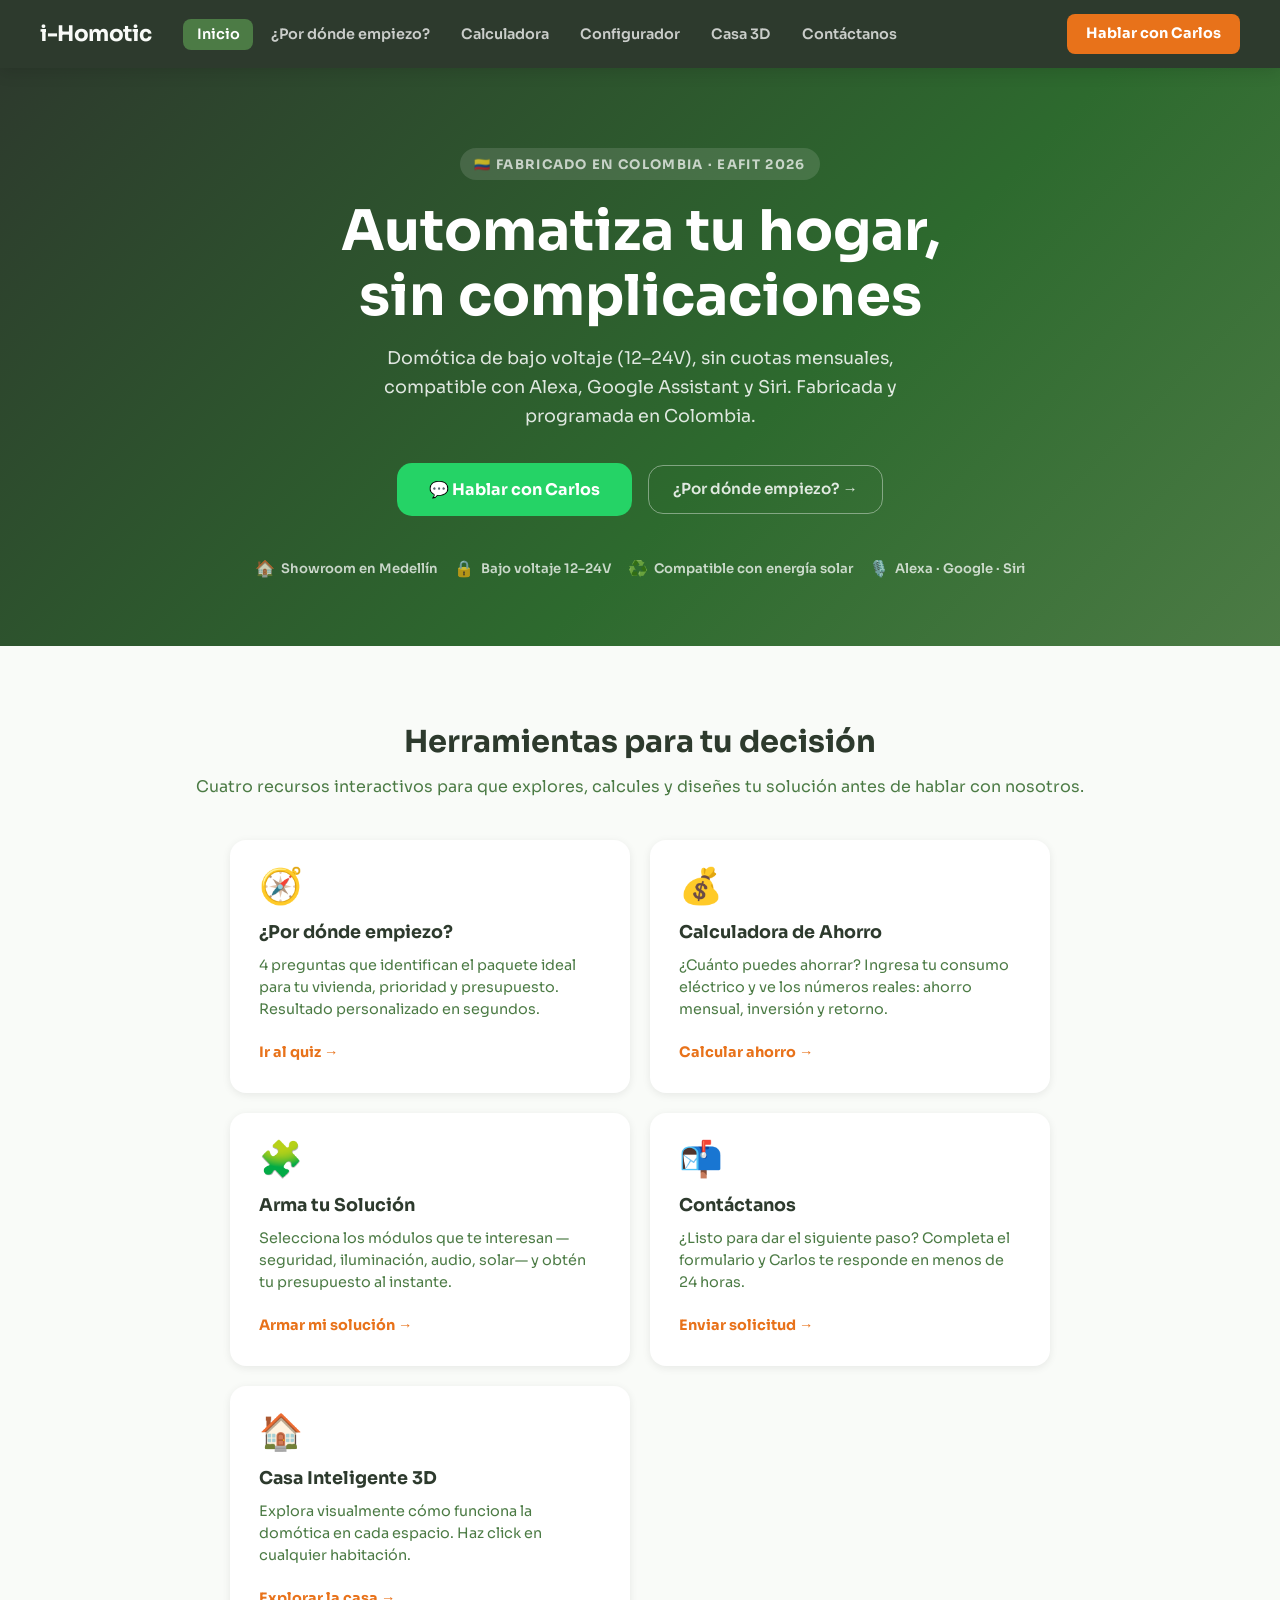
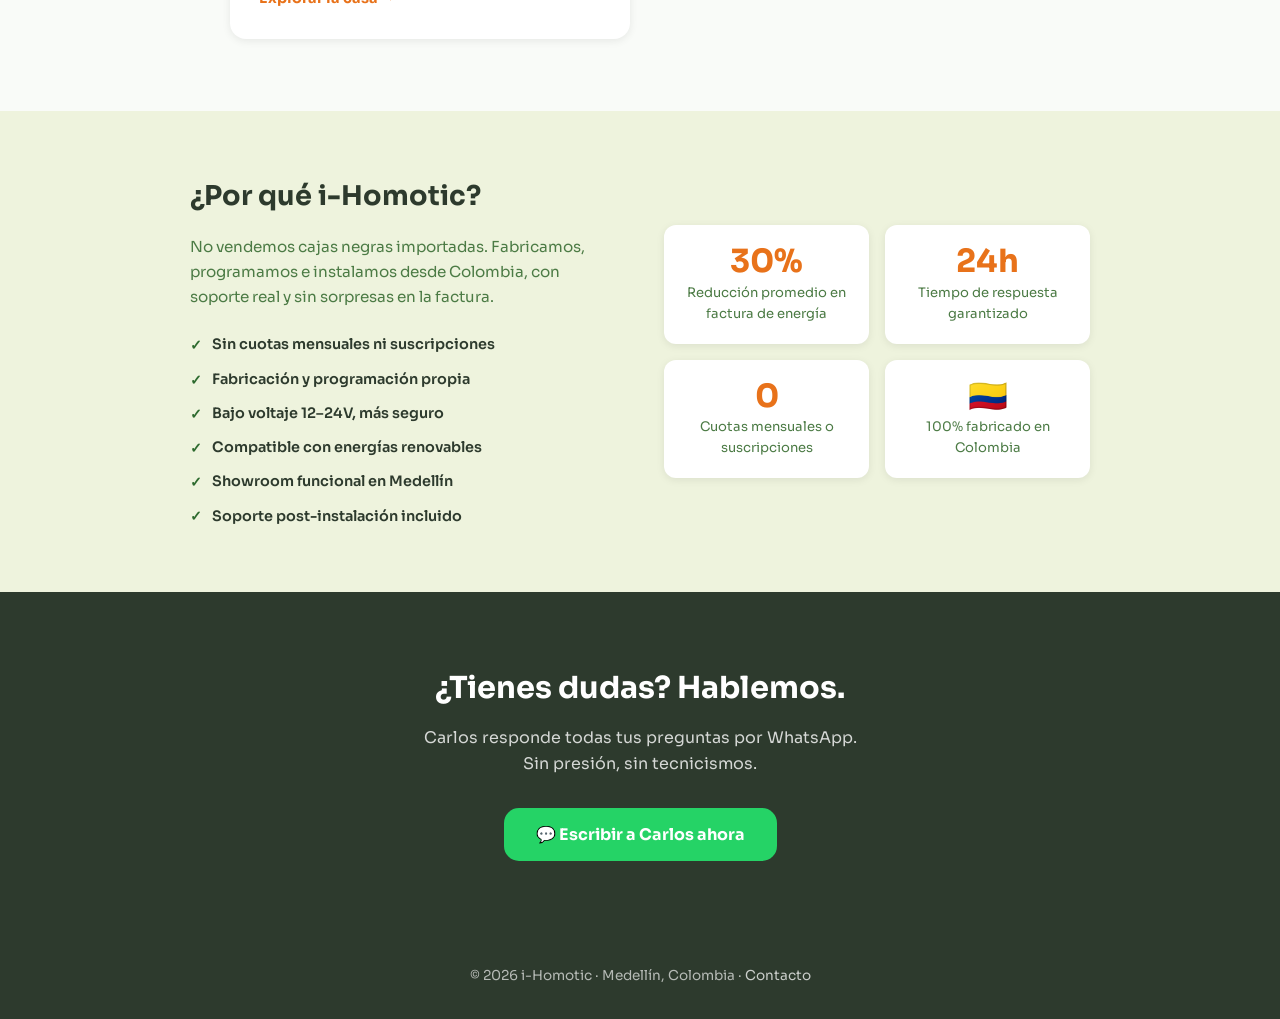
<file: index.html>
<!DOCTYPE html>
<html lang="es">
<head>
  <meta charset="UTF-8" />
  <meta name="viewport" content="width=device-width, initial-scale=1.0" />
  <title>i-Homotic — Domótica colombiana sin cuotas mensuales</title>
  <meta name="description" content="Automatiza tu hogar con tecnología fabricada en Colombia. Compatible con Alexa, Google Assistant y Siri. Sin cuotas mensuales." />
  <link rel="preconnect" href="https://fonts.googleapis.com" />
  <link rel="preconnect" href="https://fonts.gstatic.com" crossorigin />
  <link href="https://fonts.googleapis.com/css2?family=Sora:wght@400;600;700&display=swap" rel="stylesheet" />
  <link rel="stylesheet" href="css/variables.css" />
  <link rel="stylesheet" href="css/global.css" />
  <style>
    /* Estilos específicos del index */
    .hero {
      background: linear-gradient(135deg, var(--colorletraverde) 0%, var(--verde) 60%, var(--verdeclaro) 100%);
      color: var(--blancoprincipal1);
      padding: 5rem 1.5rem 4rem;
      text-align: center;
    }

    .hero-eyebrow {
      display: inline-block;
      font-size: 0.82rem;
      font-weight: 700;
      text-transform: uppercase;
      letter-spacing: 0.1em;
      color: rgba(255,255,255,0.7);
      background-color: rgba(255,255,255,0.12);
      border-radius: var(--radius-full);
      padding: 0.35rem 0.9rem;
      margin-bottom: 1.2rem;
    }

    .hero h1 {
      font-size: clamp(2rem, 5vw, 3.5rem);
      font-weight: 700;
      line-height: 1.15;
      margin-bottom: 1rem;
      max-width: 720px;
      margin-left: auto;
      margin-right: auto;
    }

    .hero p {
      font-size: 1.1rem;
      color: rgba(255,255,255,0.85);
      max-width: 540px;
      margin: 0 auto 2rem;
      line-height: 1.65;
    }

    .hero-ctas {
      display: flex;
      justify-content: center;
      align-items: center;
      gap: 1rem;
      flex-wrap: wrap;
    }

    .hero-badges {
      display: flex;
      justify-content: center;
      flex-wrap: wrap;
      gap: 1rem;
      margin-top: 2.5rem;
    }

    .hero-badge {
      display: flex;
      align-items: center;
      gap: 0.4rem;
      font-size: 0.82rem;
      font-weight: 600;
      color: rgba(255,255,255,0.75);
    }

    .hero-badge span:first-child {
      font-size: 1rem;
    }

    /* Sección de herramientas */
    .herramientas {
      padding: 4.5rem 1.5rem;
      background-color: var(--blancoprincipal2);
    }

    .herramientas-header {
      text-align: center;
      margin-bottom: 2.5rem;
    }

    .herramientas-header h2 {
      font-size: 1.9rem;
      font-weight: 700;
      color: var(--colorletraverde);
      margin-bottom: 0.5rem;
    }

    .herramientas-header p {
      font-size: 1rem;
      color: var(--colorletraverdeclaro);
    }

    .herramientas-grid {
      display: grid;
      grid-template-columns: repeat(2, 1fr);
      gap: 1.25rem;
      max-width: 820px;
      margin: 0 auto;
    }

    .herramienta-card {
      background: var(--blancoprincipal1);
      border-radius: var(--radius-lg);
      padding: 1.75rem;
      box-shadow: var(--shadow-sm);
      border: 1.5px solid transparent;
      transition: border-color 0.2s, box-shadow 0.2s, transform 0.2s;
      display: flex;
      flex-direction: column;
    }

    .herramienta-card:hover {
      border-color: var(--verdeclaro);
      box-shadow: var(--shadow-md);
      transform: translateY(-3px);
    }

    .herramienta-icono {
      font-size: 2.2rem;
      margin-bottom: 0.85rem;
      line-height: 1;
    }

    .herramienta-card h3 {
      font-size: 1.1rem;
      font-weight: 700;
      color: var(--colorletraverde);
      margin-bottom: 0.5rem;
    }

    .herramienta-card p {
      font-size: 0.9rem;
      color: var(--colorletraverdeclaro);
      line-height: 1.55;
      flex: 1;
      margin-bottom: 1.25rem;
    }

    .herramienta-link {
      display: inline-flex;
      align-items: center;
      gap: 0.4rem;
      font-size: 0.9rem;
      font-weight: 700;
      color: var(--naranja);
      text-decoration: none;
      transition: gap 0.2s;
    }

    .herramienta-link:hover {
      gap: 0.65rem;
    }

    /* Sección de confianza */
    .confianza {
      background: var(--colorfondoverde);
      padding: 4rem 1.5rem;
    }

    .confianza-inner {
      max-width: 900px;
      margin: 0 auto;
      display: grid;
      grid-template-columns: 1fr 1fr;
      gap: 3rem;
      align-items: center;
    }

    .confianza h2 {
      font-size: 1.7rem;
      font-weight: 700;
      color: var(--colorletraverde);
      margin-bottom: 1rem;
    }

    .confianza p {
      font-size: 0.95rem;
      color: var(--colorletraverdeclaro);
      line-height: 1.65;
      margin-bottom: 1.5rem;
    }

    .confianza-lista {
      display: flex;
      flex-direction: column;
      gap: 0.65rem;
    }

    .confianza-item {
      display: flex;
      align-items: flex-start;
      gap: 0.6rem;
      font-size: 0.9rem;
      font-weight: 600;
      color: var(--colorletraverde);
    }

    .confianza-item::before {
      content: '✓';
      color: var(--verde);
      font-weight: 700;
      flex-shrink: 0;
      margin-top: 0.05rem;
    }

    .confianza-stats {
      display: grid;
      grid-template-columns: 1fr 1fr;
      gap: 1rem;
    }

    .stat-card {
      background: var(--blancoprincipal1);
      border-radius: var(--radius-md);
      padding: 1.25rem;
      text-align: center;
      box-shadow: var(--shadow-sm);
    }

    .stat-numero {
      font-size: 2rem;
      font-weight: 700;
      color: var(--naranja);
      line-height: 1;
    }

    .stat-desc {
      font-size: 0.82rem;
      color: var(--colorletraverdeclaro);
      margin-top: 0.3rem;
    }

    /* CTA final */
    .cta-final {
      background: var(--colorletraverde);
      padding: 4.5rem 1.5rem;
      text-align: center;
      color: var(--blancoprincipal1);
    }

    .cta-final h2 {
      font-size: 1.9rem;
      font-weight: 700;
      margin-bottom: 0.75rem;
    }

    .cta-final p {
      font-size: 1rem;
      color: rgba(255,255,255,0.8);
      margin-bottom: 2rem;
      max-width: 460px;
      margin-left: auto;
      margin-right: auto;
    }

    @media (max-width: 700px) {
      .herramientas-grid {
        grid-template-columns: 1fr;
      }

      .confianza-inner {
        grid-template-columns: 1fr;
        gap: 2rem;
      }
    }
  </style>
</head>
<body>

  <!-- NAVBAR -->
  <nav id="main-nav">
    <a href="index.html" class="nav-logo">i-Homotic</a>
    <ul class="nav-links">
      <li><a href="index.html" class="nav-link">Inicio</a></li>
      <li><a href="quiz.html" class="nav-link">¿Por dónde empiezo?</a></li>
      <li><a href="calculadora.html" class="nav-link">Calculadora</a></li>
      <li><a href="configurador.html" class="nav-link">Configurador</a></li>
      <li><a href="casa3d.html" class="nav-link">Casa 3D</a></li>
      <li><a href="contacto.html" class="nav-link">Contáctanos</a></li>
    </ul>
    <a href="https://wa.me/573XXXXXXXXXX?text=Hola,%20quiero%20información%20sobre%20domótica" class="nav-cta" target="_blank" rel="noopener">Hablar con Carlos</a>
    <button class="nav-hamburger" aria-label="Abrir menú" aria-expanded="false">&#9776;</button>
  </nav>

  <!-- HERO -->
  <section class="hero">
    <span class="hero-eyebrow">🇨🇴 Fabricado en Colombia · EAFIT 2026</span>
    <h1>Automatiza tu hogar,<br />sin complicaciones</h1>
    <p>Domótica de bajo voltaje (12–24V), sin cuotas mensuales, compatible con Alexa, Google Assistant y Siri. Fabricada y programada en Colombia.</p>
    <div class="hero-ctas">
      <a href="https://wa.me/573XXXXXXXXXX?text=Hola,%20quiero%20información%20sobre%20domótica%20para%20mi%20hogar" class="btn-whatsapp" target="_blank" rel="noopener">
        💬 Hablar con Carlos
      </a>
      <a href="quiz.html" class="btn-outline" style="color: rgba(255,255,255,0.85); border-color: rgba(255,255,255,0.4);">
        ¿Por dónde empiezo? →
      </a>
    </div>
    <div class="hero-badges">
      <span class="hero-badge"><span>🏠</span> Showroom en Medellín</span>
      <span class="hero-badge"><span>🔒</span> Bajo voltaje 12–24V</span>
      <span class="hero-badge"><span>♻️</span> Compatible con energía solar</span>
      <span class="hero-badge"><span>🎙️</span> Alexa · Google · Siri</span>
    </div>
  </section>

  <!-- HERRAMIENTAS -->
  <section class="herramientas">
    <div class="herramientas-header">
      <h2>Herramientas para tu decisión</h2>
      <p>Cuatro recursos interactivos para que explores, calcules y diseñes tu solución antes de hablar con nosotros.</p>
    </div>
    <div class="herramientas-grid">
      <div class="herramienta-card">
        <div class="herramienta-icono">🧭</div>
        <h3>¿Por dónde empiezo?</h3>
        <p>4 preguntas que identifican el paquete ideal para tu vivienda, prioridad y presupuesto. Resultado personalizado en segundos.</p>
        <a href="quiz.html" class="herramienta-link">Ir al quiz →</a>
      </div>
      <div class="herramienta-card">
        <div class="herramienta-icono">💰</div>
        <h3>Calculadora de Ahorro</h3>
        <p>¿Cuánto puedes ahorrar? Ingresa tu consumo eléctrico y ve los números reales: ahorro mensual, inversión y retorno.</p>
        <a href="calculadora.html" class="herramienta-link">Calcular ahorro →</a>
      </div>
      <div class="herramienta-card">
        <div class="herramienta-icono">🧩</div>
        <h3>Arma tu Solución</h3>
        <p>Selecciona los módulos que te interesan —seguridad, iluminación, audio, solar— y obtén tu presupuesto al instante.</p>
        <a href="configurador.html" class="herramienta-link">Armar mi solución →</a>
      </div>
      <div class="herramienta-card">
        <div class="herramienta-icono">📬</div>
        <h3>Contáctanos</h3>
        <p>¿Listo para dar el siguiente paso? Completa el formulario y Carlos te responde en menos de 24 horas.</p>
        <a href="contacto.html" class="herramienta-link">Enviar solicitud →</a>
      </div>
      <div class="herramienta-card">
        <div class="herramienta-icono">🏠</div>
        <h3>Casa Inteligente 3D</h3>
        <p>Explora visualmente cómo funciona la domótica en cada espacio. Haz click en cualquier habitación.</p>
        <a href="casa3d.html" class="herramienta-link">Explorar la casa →</a>
      </div>
    </div>
  </section>

  <!-- CONFIANZA -->
  <section class="confianza">
    <div class="confianza-inner">
      <div>
        <h2>¿Por qué i-Homotic?</h2>
        <p>No vendemos cajas negras importadas. Fabricamos, programamos e instalamos desde Colombia, con soporte real y sin sorpresas en la factura.</p>
        <div class="confianza-lista">
          <span class="confianza-item">Sin cuotas mensuales ni suscripciones</span>
          <span class="confianza-item">Fabricación y programación propia</span>
          <span class="confianza-item">Bajo voltaje 12–24V, más seguro</span>
          <span class="confianza-item">Compatible con energías renovables</span>
          <span class="confianza-item">Showroom funcional en Medellín</span>
          <span class="confianza-item">Soporte post-instalación incluido</span>
        </div>
      </div>
      <div class="confianza-stats">
        <div class="stat-card">
          <div class="stat-numero">30%</div>
          <div class="stat-desc">Reducción promedio en factura de energía</div>
        </div>
        <div class="stat-card">
          <div class="stat-numero">24h</div>
          <div class="stat-desc">Tiempo de respuesta garantizado</div>
        </div>
        <div class="stat-card">
          <div class="stat-numero">0</div>
          <div class="stat-desc">Cuotas mensuales o suscripciones</div>
        </div>
        <div class="stat-card">
          <div class="stat-numero">🇨🇴</div>
          <div class="stat-desc">100% fabricado en Colombia</div>
        </div>
      </div>
    </div>
  </section>

  <!-- CTA FINAL -->
  <section class="cta-final">
    <h2>¿Tienes dudas? Hablemos.</h2>
    <p>Carlos responde todas tus preguntas por WhatsApp. Sin presión, sin tecnicismos.</p>
    <a href="https://wa.me/573XXXXXXXXXX?text=Hola%20Carlos,%20quiero%20saber%20más%20sobre%20domótica%20para%20mi%20hogar" class="btn-whatsapp" target="_blank" rel="noopener">
      💬 Escribir a Carlos ahora
    </a>
  </section>

  <!-- FOOTER -->
  <footer class="site-footer">
    <p>© 2026 i-Homotic · Medellín, Colombia · <a href="contacto.html">Contacto</a></p>
  </footer>

  <script src="js/navbar.js"></script>
</body>
</html>
</file>
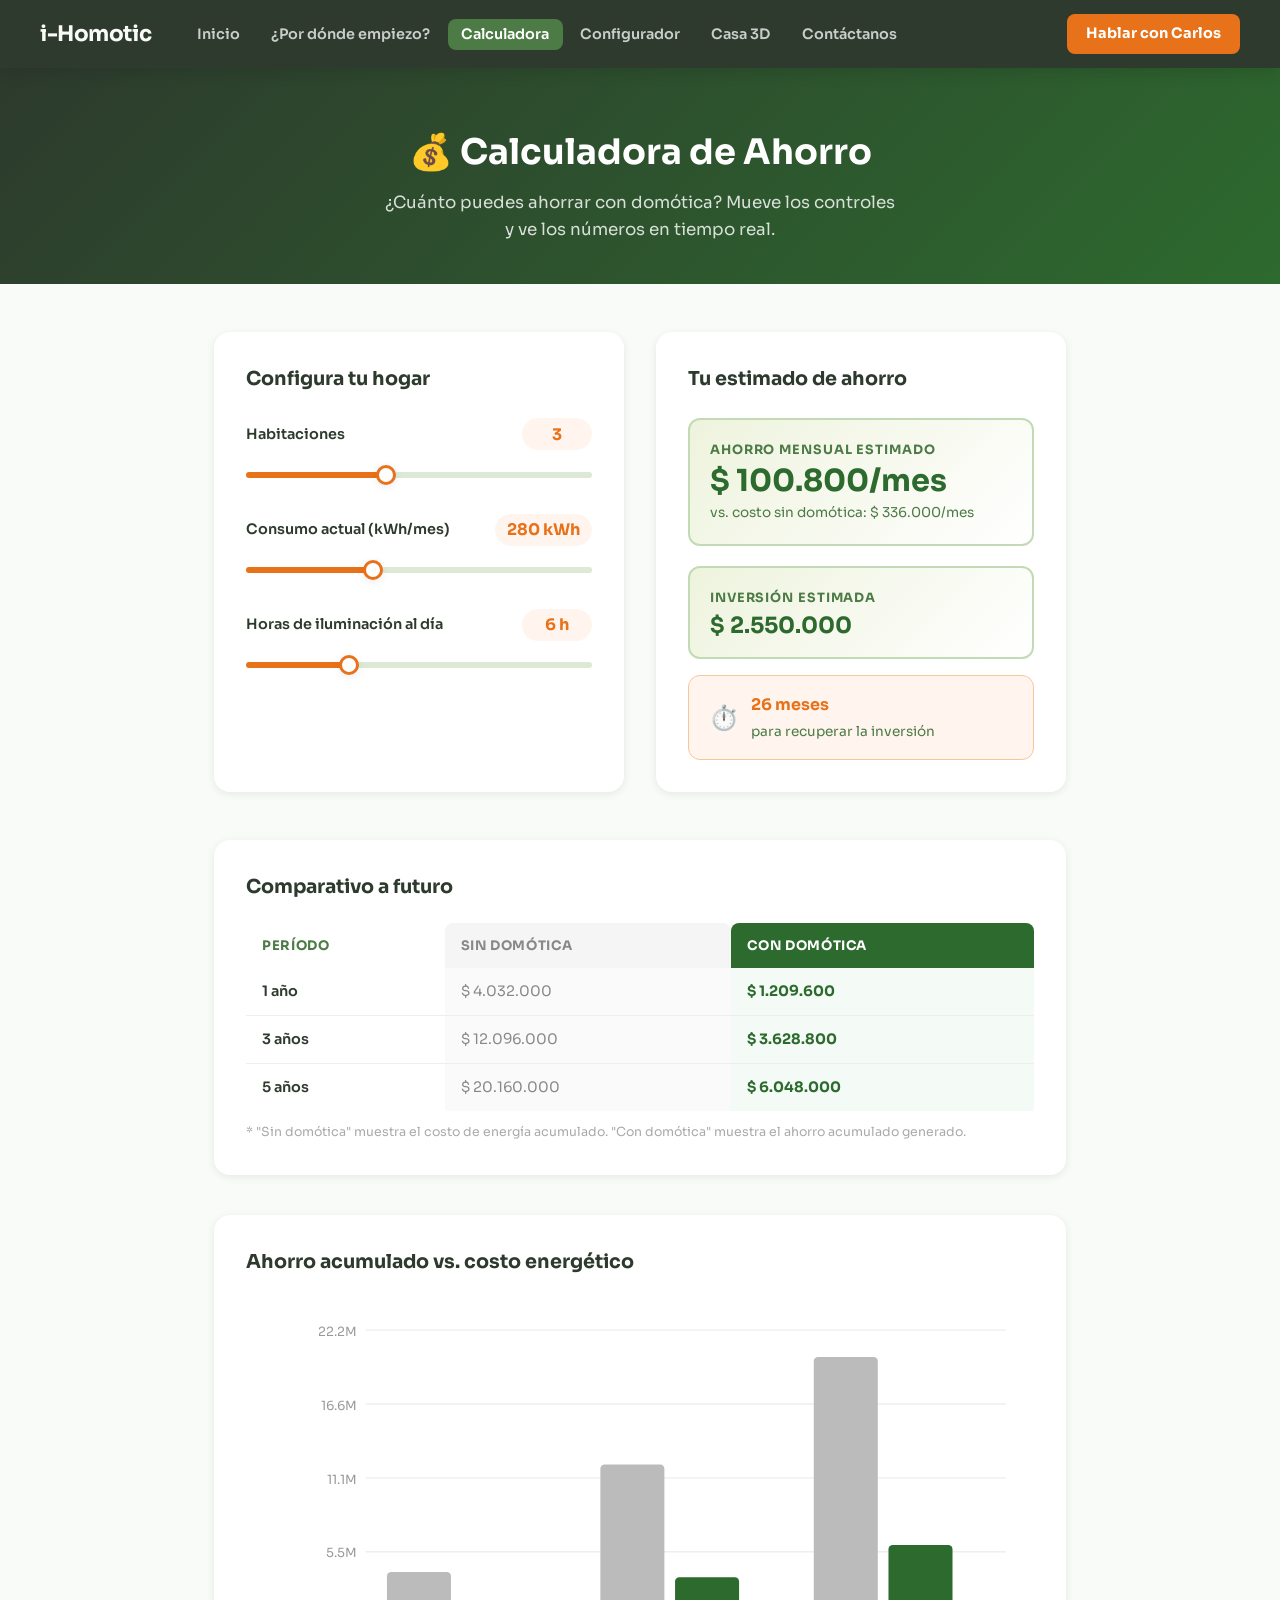
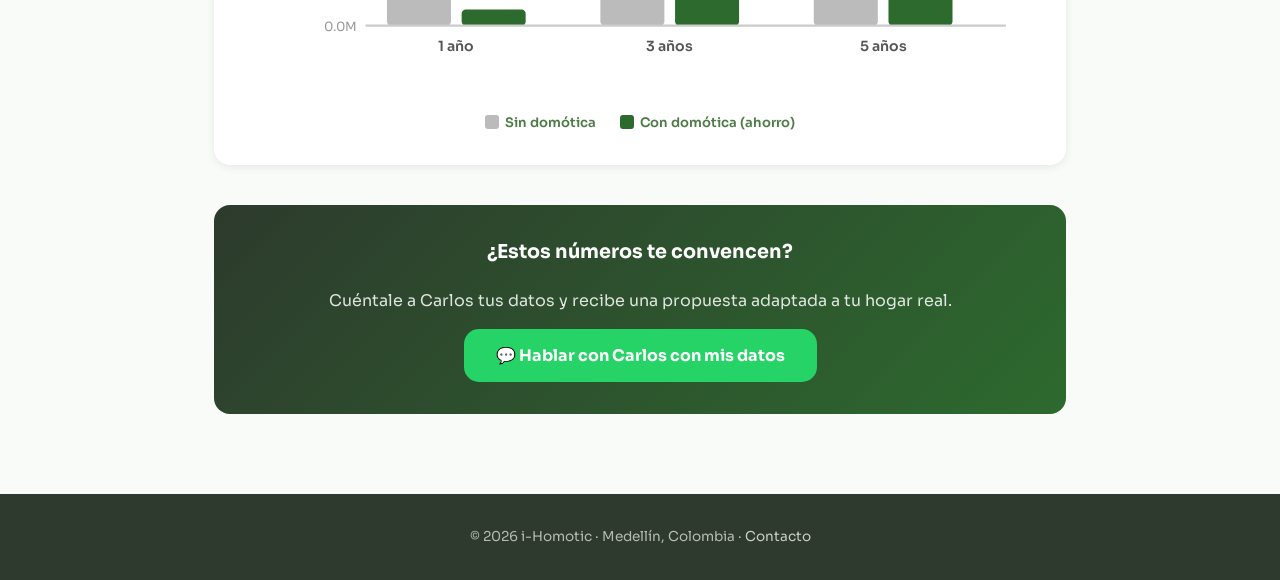
<file: calculadora.html>
<!DOCTYPE html>
<html lang="es">
<head>
  <meta charset="UTF-8" />
  <meta name="viewport" content="width=device-width, initial-scale=1.0" />
  <title>Calculadora de Ahorro — i-Homotic</title>
  <meta name="description" content="Descubre cuánto puedes ahorrar en energía con domótica. Calcula tu inversión y tiempo de retorno con datos reales." />
  <link rel="preconnect" href="https://fonts.googleapis.com" />
  <link rel="preconnect" href="https://fonts.gstatic.com" crossorigin />
  <link href="https://fonts.googleapis.com/css2?family=Sora:wght@400;600;700&display=swap" rel="stylesheet" />
  <link rel="stylesheet" href="css/variables.css" />
  <link rel="stylesheet" href="css/global.css" />
  <link rel="stylesheet" href="css/calculadora.css" />
</head>
<body>

  <!-- NAVBAR -->
  <nav id="main-nav">
    <a href="index.html" class="nav-logo">i-Homotic</a>
    <ul class="nav-links">
      <li><a href="index.html" class="nav-link">Inicio</a></li>
      <li><a href="quiz.html" class="nav-link">¿Por dónde empiezo?</a></li>
      <li><a href="calculadora.html" class="nav-link">Calculadora</a></li>
      <li><a href="configurador.html" class="nav-link">Configurador</a></li>
      <li><a href="casa3d.html" class="nav-link">Casa 3D</a></li>
      <li><a href="contacto.html" class="nav-link">Contáctanos</a></li>
    </ul>
    <a href="https://wa.me/573XXXXXXXXXX?text=Hola,%20quiero%20información%20sobre%20domótica" class="nav-cta" target="_blank" rel="noopener">Hablar con Carlos</a>
    <button class="nav-hamburger" aria-label="Abrir menú" aria-expanded="false">&#9776;</button>
  </nav>

  <!-- HERO -->
  <header class="calc-hero">
    <h1>💰 Calculadora de Ahorro</h1>
    <p>¿Cuánto puedes ahorrar con domótica? Mueve los controles y ve los números en tiempo real.</p>
  </header>

  <!-- CALCULADORA -->
  <main class="calc-wrapper">

    <!-- Layout de sliders + resultados -->
    <div class="calc-layout">

      <!-- Panel de controles -->
      <div class="calc-panel">
        <h2>Configura tu hogar</h2>

        <div class="slider-group">
          <div class="slider-label">
            <span>Habitaciones</span>
            <span class="slider-value" id="val-habitaciones">3</span>
          </div>
          <input
            class="slider-input"
            type="range"
            id="slider-habitaciones"
            min="1" max="6" value="3" step="1"
            aria-label="Número de habitaciones"
          />
        </div>

        <div class="slider-group">
          <div class="slider-label">
            <span>Consumo actual (kWh/mes)</span>
            <span class="slider-value" id="val-consumo">280 kWh</span>
          </div>
          <input
            class="slider-input"
            type="range"
            id="slider-consumo"
            min="100" max="600" value="280" step="10"
            aria-label="Consumo eléctrico mensual en kWh"
          />
        </div>

        <div class="slider-group">
          <div class="slider-label">
            <span>Horas de iluminación al día</span>
            <span class="slider-value" id="val-horas">6 h</span>
          </div>
          <input
            class="slider-input"
            type="range"
            id="slider-horas"
            min="2" max="16" value="6" step="1"
            aria-label="Horas de iluminación al día"
          />
        </div>
      </div>

      <!-- Panel de resultados -->
      <div class="calc-results">
        <h2>Tu estimado de ahorro</h2>

        <div class="result-highlight">
          <p class="result-label">Ahorro mensual estimado</p>
          <p class="result-value" id="res-ahorro-mensual">$100.800/mes</p>
          <p class="result-sub">vs. costo sin domótica: <span id="res-costo-sin">$336.000/mes</span></p>
        </div>

        <div class="result-highlight" style="margin-bottom: 1rem;">
          <p class="result-label">Inversión estimada</p>
          <p class="result-value" id="res-inversion" style="font-size:1.4rem;">$2.550.000</p>
        </div>

        <div class="result-roi">
          <span class="roi-icon">⏱️</span>
          <div class="roi-text">
            <strong id="res-roi">25 meses</strong>
            <span>para recuperar la inversión</span>
          </div>
        </div>
      </div>
    </div>

    <!-- Tabla comparativa -->
    <div class="calc-table-section">
      <h2>Comparativo a futuro</h2>
      <table class="comparativa-table" aria-label="Comparativa de ahorro sin y con domótica">
        <thead>
          <tr>
            <th>Período</th>
            <th class="col-sin">Sin domótica</th>
            <th class="col-con">Con domótica</th>
          </tr>
        </thead>
        <tbody>
          <tr>
            <td>1 año</td>
            <td class="col-sin" id="tabla-sin-1">—</td>
            <td class="col-con" id="tabla-con-1">—</td>
          </tr>
          <tr>
            <td>3 años</td>
            <td class="col-sin" id="tabla-sin-3">—</td>
            <td class="col-con" id="tabla-con-3">—</td>
          </tr>
          <tr>
            <td>5 años</td>
            <td class="col-sin" id="tabla-sin-5">—</td>
            <td class="col-con" id="tabla-con-5">—</td>
          </tr>
        </tbody>
      </table>
      <p style="font-size:0.78rem; color:#aaa; margin-top:0.75rem;">
        * "Sin domótica" muestra el costo de energía acumulado. "Con domótica" muestra el ahorro acumulado generado.
      </p>
    </div>

    <!-- Gráfica SVG -->
    <div class="calc-chart-section">
      <h2>Ahorro acumulado vs. costo energético</h2>
      <div class="chart-container">
        <svg id="chart-svg" class="chart-svg" role="img" aria-label="Gráfica de barras comparativa de ahorro"></svg>
      </div>
      <div class="chart-legend">
        <span class="legend-item">
          <span class="legend-color" style="background-color:#bbb;"></span>
          Sin domótica
        </span>
        <span class="legend-item">
          <span class="legend-color" style="background-color:#2D6A2E;"></span>
          Con domótica (ahorro)
        </span>
      </div>
    </div>

    <!-- CTA -->
    <div class="calc-cta">
      <strong>¿Estos números te convencen?</strong>
      <p>Cuéntale a Carlos tus datos y recibe una propuesta adaptada a tu hogar real.</p>
      <a href="#" class="btn-whatsapp" id="calc-btn-wa" target="_blank" rel="noopener">
        💬 Hablar con Carlos con mis datos
      </a>
    </div>

  </main>

  <!-- FOOTER -->
  <footer class="site-footer">
    <p>© 2026 i-Homotic · Medellín, Colombia · <a href="contacto.html">Contacto</a></p>
  </footer>

  <script src="js/navbar.js"></script>
  <script src="js/calculadora.js"></script>
</body>
</html>
</file>
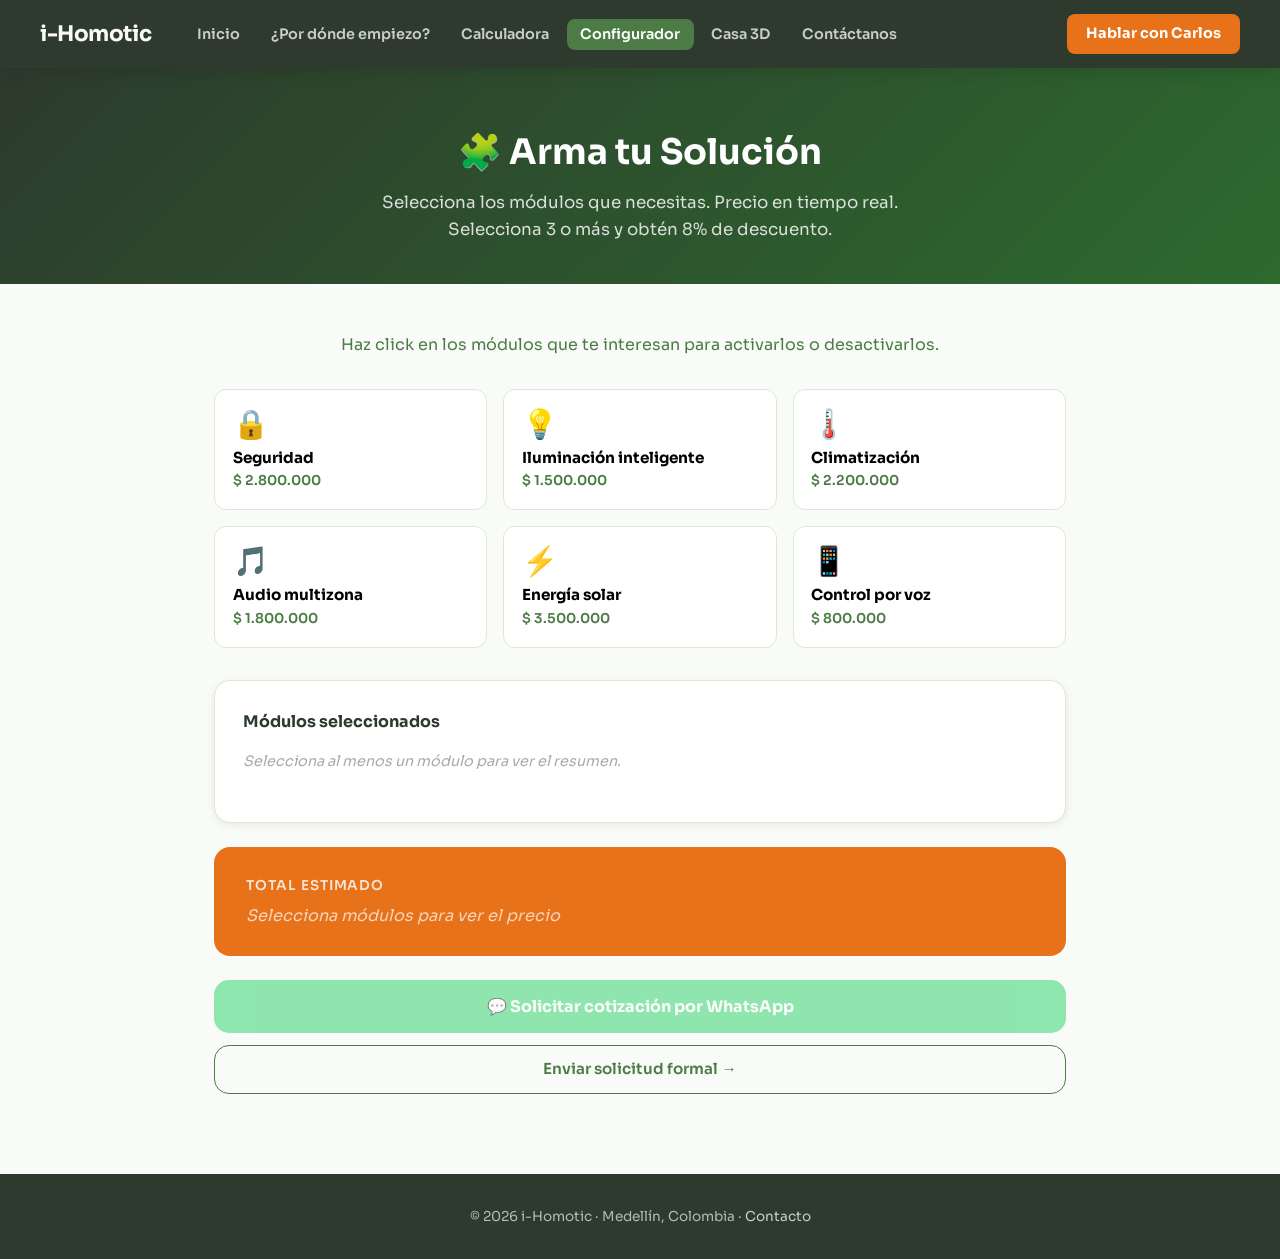
<file: configurador.html>
<!DOCTYPE html>
<html lang="es">
<head>
  <meta charset="UTF-8" />
  <meta name="viewport" content="width=device-width, initial-scale=1.0" />
  <title>Arma tu Solución — i-Homotic</title>
  <meta name="description" content="Selecciona los módulos de domótica que necesitas y obtén un presupuesto estimado al instante. Combina 3 o más y obtén 8% de descuento." />
  <link rel="preconnect" href="https://fonts.googleapis.com" />
  <link rel="preconnect" href="https://fonts.gstatic.com" crossorigin />
  <link href="https://fonts.googleapis.com/css2?family=Sora:wght@400;600;700&display=swap" rel="stylesheet" />
  <link rel="stylesheet" href="css/variables.css" />
  <link rel="stylesheet" href="css/global.css" />
  <link rel="stylesheet" href="css/configurador.css" />
</head>
<body>

  <!-- NAVBAR -->
  <nav id="main-nav">
    <a href="index.html" class="nav-logo">i-Homotic</a>
    <ul class="nav-links">
      <li><a href="index.html" class="nav-link">Inicio</a></li>
      <li><a href="quiz.html" class="nav-link">¿Por dónde empiezo?</a></li>
      <li><a href="calculadora.html" class="nav-link">Calculadora</a></li>
      <li><a href="configurador.html" class="nav-link">Configurador</a></li>
      <li><a href="casa3d.html" class="nav-link">Casa 3D</a></li>
      <li><a href="contacto.html" class="nav-link">Contáctanos</a></li>
    </ul>
    <a href="https://wa.me/573XXXXXXXXXX?text=Hola,%20quiero%20información%20sobre%20domótica" class="nav-cta" target="_blank" rel="noopener">Hablar con Carlos</a>
    <button class="nav-hamburger" aria-label="Abrir menú" aria-expanded="false">&#9776;</button>
  </nav>

  <!-- HERO -->
  <header class="config-hero">
    <h1>🧩 Arma tu Solución</h1>
    <p>Selecciona los módulos que necesitas. Precio en tiempo real. Selecciona 3 o más y obtén 8% de descuento.</p>
  </header>

  <!-- CONFIGURADOR -->
  <main class="config-wrapper">

    <p class="config-instruccion">Haz click en los módulos que te interesan para activarlos o desactivarlos.</p>

    <!-- Grid de módulos (generado por configurador.js) -->
    <div class="modulos-grid" id="modulos-grid" role="group" aria-label="Módulos de domótica disponibles"></div>

    <!-- Badge descuento -->
    <div class="descuento-badge" id="descuento-badge" role="status" aria-live="polite">
      🎉 ¡8% de descuento por combo!
    </div>

    <!-- Resumen de selección -->
    <div class="config-resumen">
      <h3>Módulos seleccionados</h3>
      <div class="modulos-seleccionados-lista" id="modulos-lista" aria-live="polite"></div>
    </div>

    <!-- Total -->
    <div class="config-total" aria-live="polite">
      <p class="total-label">Total estimado</p>
      <p class="total-original" id="total-original" style="display:none;"></p>
      <p class="total-valor" id="total-valor"></p>
      <p class="total-sin-seleccion" id="total-sin-seleccion">Selecciona módulos para ver el precio</p>
    </div>

    <!-- CTA -->
    <div class="config-cta">
      <a href="#" class="btn-whatsapp" id="config-btn-wa" target="_blank" rel="noopener" style="opacity:0.5; pointer-events:none; text-align:center; justify-content:center;">
        💬 Solicitar cotización por WhatsApp
      </a>
      <a href="contacto.html" class="btn-outline" style="text-align:center;">
        Enviar solicitud formal →
      </a>
    </div>

  </main>

  <!-- FOOTER -->
  <footer class="site-footer">
    <p>© 2026 i-Homotic · Medellín, Colombia · <a href="contacto.html">Contacto</a></p>
  </footer>

  <script src="js/navbar.js"></script>
  <script src="js/configurador.js"></script>
</body>
</html>
</file>
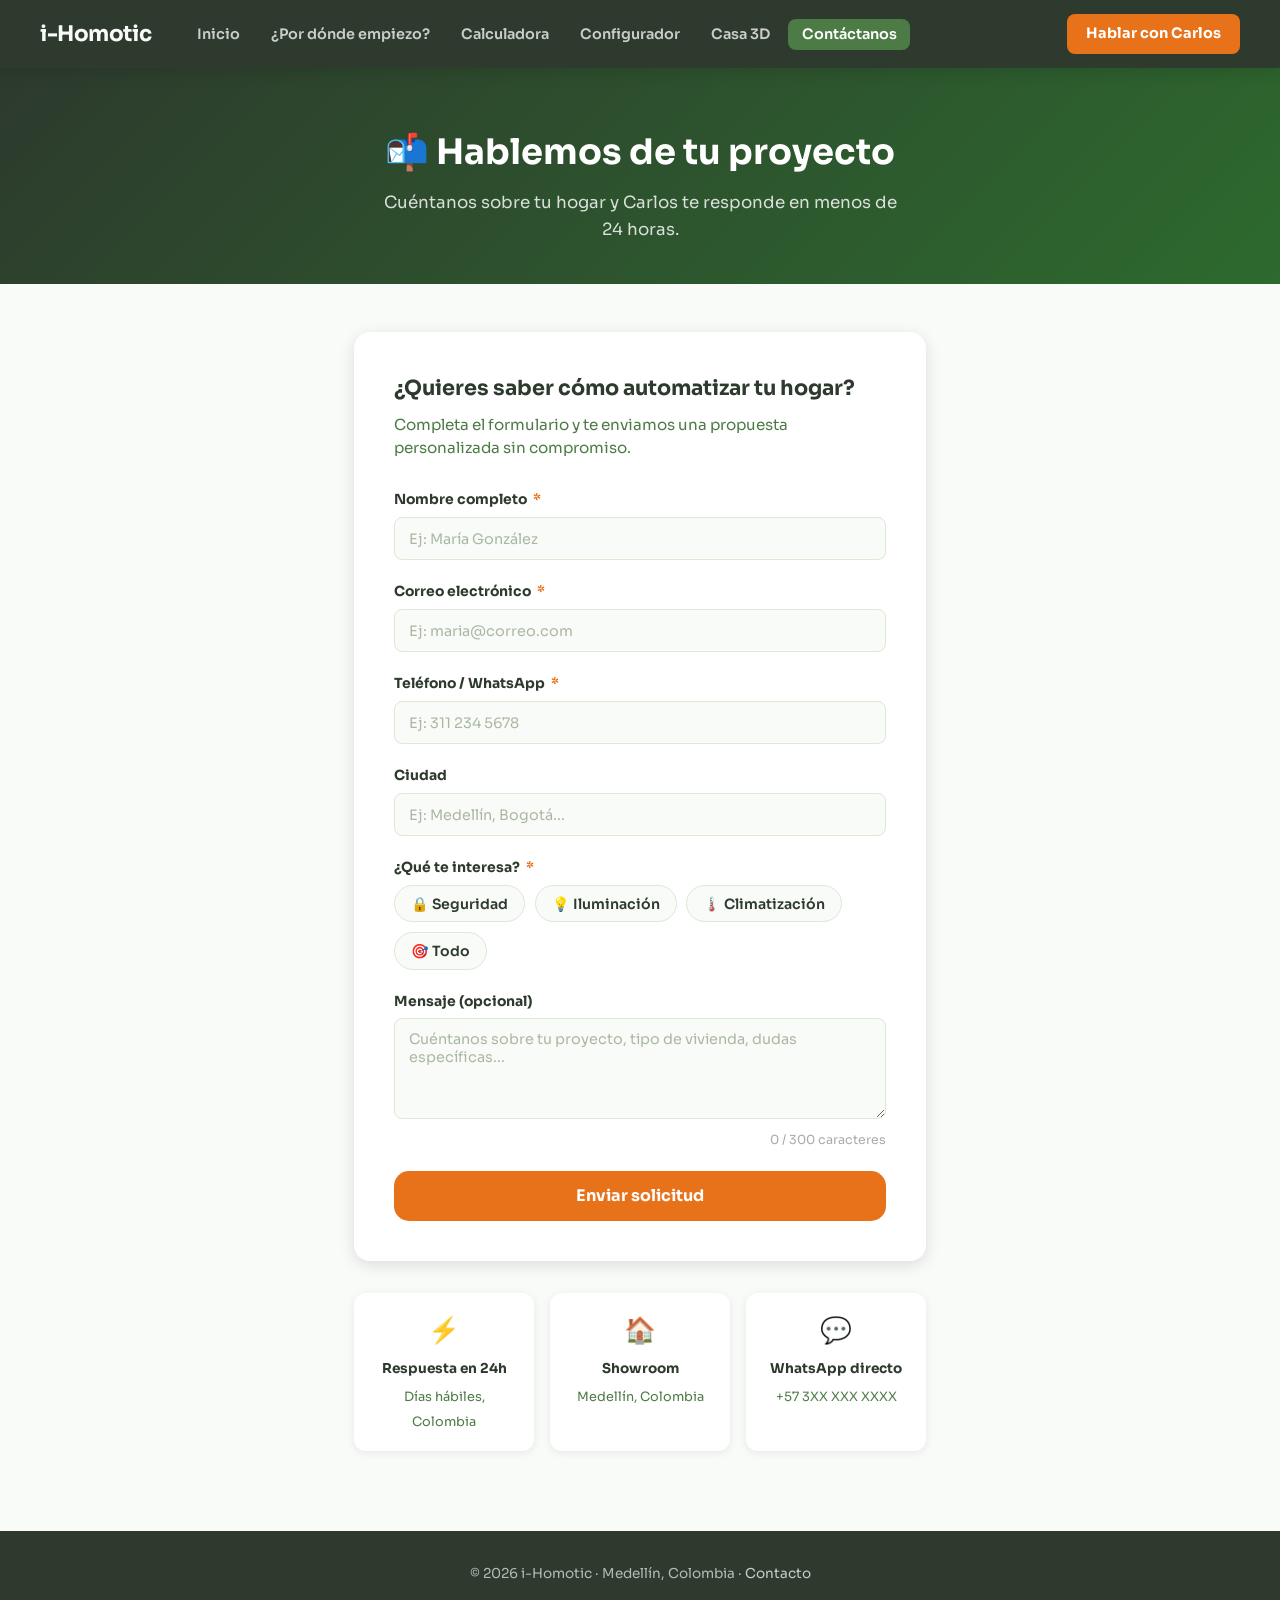
<file: contacto.html>
<!DOCTYPE html>
<html lang="es">
<head>
  <meta charset="UTF-8" />
  <meta name="viewport" content="width=device-width, initial-scale=1.0" />
  <title>Contáctanos — i-Homotic</title>
  <meta name="description" content="¿Listo para automatizar tu hogar? Cuéntanos sobre tu proyecto y Carlos te responde en menos de 24 horas." />
  <link rel="preconnect" href="https://fonts.googleapis.com" />
  <link rel="preconnect" href="https://fonts.gstatic.com" crossorigin />
  <link href="https://fonts.googleapis.com/css2?family=Sora:wght@400;600;700&display=swap" rel="stylesheet" />
  <link rel="stylesheet" href="css/variables.css" />
  <link rel="stylesheet" href="css/global.css" />
  <link rel="stylesheet" href="css/contacto.css" />
</head>
<body>

  <!-- NAVBAR -->
  <nav id="main-nav">
    <a href="index.html" class="nav-logo">i-Homotic</a>
    <ul class="nav-links">
      <li><a href="index.html" class="nav-link">Inicio</a></li>
      <li><a href="quiz.html" class="nav-link">¿Por dónde empiezo?</a></li>
      <li><a href="calculadora.html" class="nav-link">Calculadora</a></li>
      <li><a href="configurador.html" class="nav-link">Configurador</a></li>
      <li><a href="casa3d.html" class="nav-link">Casa 3D</a></li>
      <li><a href="contacto.html" class="nav-link">Contáctanos</a></li>
    </ul>
    <a href="https://wa.me/573XXXXXXXXXX?text=Hola,%20quiero%20información%20sobre%20domótica" class="nav-cta" target="_blank" rel="noopener">Hablar con Carlos</a>
    <button class="nav-hamburger" aria-label="Abrir menú" aria-expanded="false">&#9776;</button>
  </nav>

  <!-- HERO -->
  <header class="contacto-hero">
    <h1>📬 Hablemos de tu proyecto</h1>
    <p>Cuéntanos sobre tu hogar y Carlos te responde en menos de 24 horas.</p>
  </header>

  <!-- FORMULARIO -->
  <main class="contacto-wrapper">

    <div class="contacto-form-card">
      <h2>¿Quieres saber cómo automatizar tu hogar?</h2>
      <p class="form-intro">Completa el formulario y te enviamos una propuesta personalizada sin compromiso.</p>

      <!-- Formulario -->
      <form id="contacto-form" novalidate>

        <div class="campo-grupo">
          <label for="nombre">Nombre completo <span class="req" aria-hidden="true">*</span></label>
          <input
            type="text"
            id="nombre"
            name="nombre"
            class="campo-input"
            placeholder="Ej: María González"
            required
            aria-required="true"
            autocomplete="name"
          />
        </div>

        <div class="campo-grupo">
          <label for="email">Correo electrónico <span class="req" aria-hidden="true">*</span></label>
          <input
            type="email"
            id="email"
            name="email"
            class="campo-input"
            placeholder="Ej: maria@correo.com"
            required
            aria-required="true"
            autocomplete="email"
          />
        </div>

        <div class="campo-grupo">
          <label for="telefono">Teléfono / WhatsApp <span class="req" aria-hidden="true">*</span></label>
          <input
            type="tel"
            id="telefono"
            name="telefono"
            class="campo-input"
            placeholder="Ej: 311 234 5678"
            required
            aria-required="true"
            autocomplete="tel"
          />
        </div>

        <div class="campo-grupo">
          <label for="ciudad">Ciudad</label>
          <input
            type="text"
            id="ciudad"
            name="ciudad"
            class="campo-input"
            placeholder="Ej: Medellín, Bogotá..."
            autocomplete="address-level2"
          />
        </div>

        <div class="campo-grupo">
          <label id="interes-label">¿Qué te interesa? <span class="req" aria-hidden="true">*</span></label>
          <div class="interes-grupo" role="group" aria-labelledby="interes-label">
            <button type="button" class="interes-btn" data-valor="Seguridad" aria-pressed="false">🔒 Seguridad</button>
            <button type="button" class="interes-btn" data-valor="Iluminación" aria-pressed="false">💡 Iluminación</button>
            <button type="button" class="interes-btn" data-valor="Climatización" aria-pressed="false">🌡️ Climatización</button>
            <button type="button" class="interes-btn" data-valor="Todo" aria-pressed="false">🎯 Todo</button>
          </div>
        </div>

        <div class="campo-grupo">
          <label for="mensaje">Mensaje (opcional)</label>
          <textarea
            id="mensaje"
            name="mensaje"
            class="campo-input"
            placeholder="Cuéntanos sobre tu proyecto, tipo de vivienda, dudas específicas..."
            maxlength="300"
            rows="4"
          ></textarea>
          <p class="campo-contador" aria-live="polite" aria-atomic="true">
            <span id="contador-mensaje">0 / 300 caracteres</span>
          </p>
        </div>

        <button type="submit" class="btn-submit">
          <span class="btn-text">Enviar solicitud</span>
          <span class="spinner" style="display:none;" aria-hidden="true"></span>
        </button>

        <!-- Error general -->
        <div class="form-error" id="form-error-general" role="alert">
          Hubo un problema al enviar tu solicitud. Intenta de nuevo o escríbenos directamente por WhatsApp.
          <br /><br />
          <a href="https://wa.me/573XXXXXXXXXX?text=Hola%20Carlos,%20quiero%20información%20sobre%20domótica" class="btn-whatsapp" target="_blank" rel="noopener" style="display:inline-flex;">
            💬 Escribir por WhatsApp
          </a>
        </div>

      </form>

      <!-- Estado de éxito (oculto por defecto) -->
      <div class="form-success" id="form-success" aria-live="polite">
        <div class="success-icon" aria-hidden="true">✓</div>
        <h3>¡Mensaje enviado!</h3>
        <p>Carlos se comunicará contigo en menos de 24 horas por WhatsApp o correo.</p>
        <a href="#" class="btn-whatsapp" id="success-btn-wa" target="_blank" rel="noopener" style="display:inline-flex; justify-content:center;">
          💬 Abrir WhatsApp ahora
        </a>
      </div>
    </div>

    <!-- Info de contacto -->
    <div class="contacto-info">
      <div class="info-item">
        <div class="info-icon">⚡</div>
        <strong>Respuesta en 24h</strong>
        <span>Días hábiles, Colombia</span>
      </div>
      <div class="info-item">
        <div class="info-icon">🏠</div>
        <strong>Showroom</strong>
        <span>Medellín, Colombia</span>
      </div>
      <div class="info-item">
        <div class="info-icon">💬</div>
        <strong>WhatsApp directo</strong>
        <span>+57 3XX XXX XXXX</span>
      </div>
    </div>

  </main>

  <!-- FOOTER -->
  <footer class="site-footer">
    <p>© 2026 i-Homotic · Medellín, Colombia · <a href="contacto.html">Contacto</a></p>
  </footer>

  <script src="js/navbar.js"></script>
  <script src="js/contacto.js"></script>
</body>
</html>
</file>
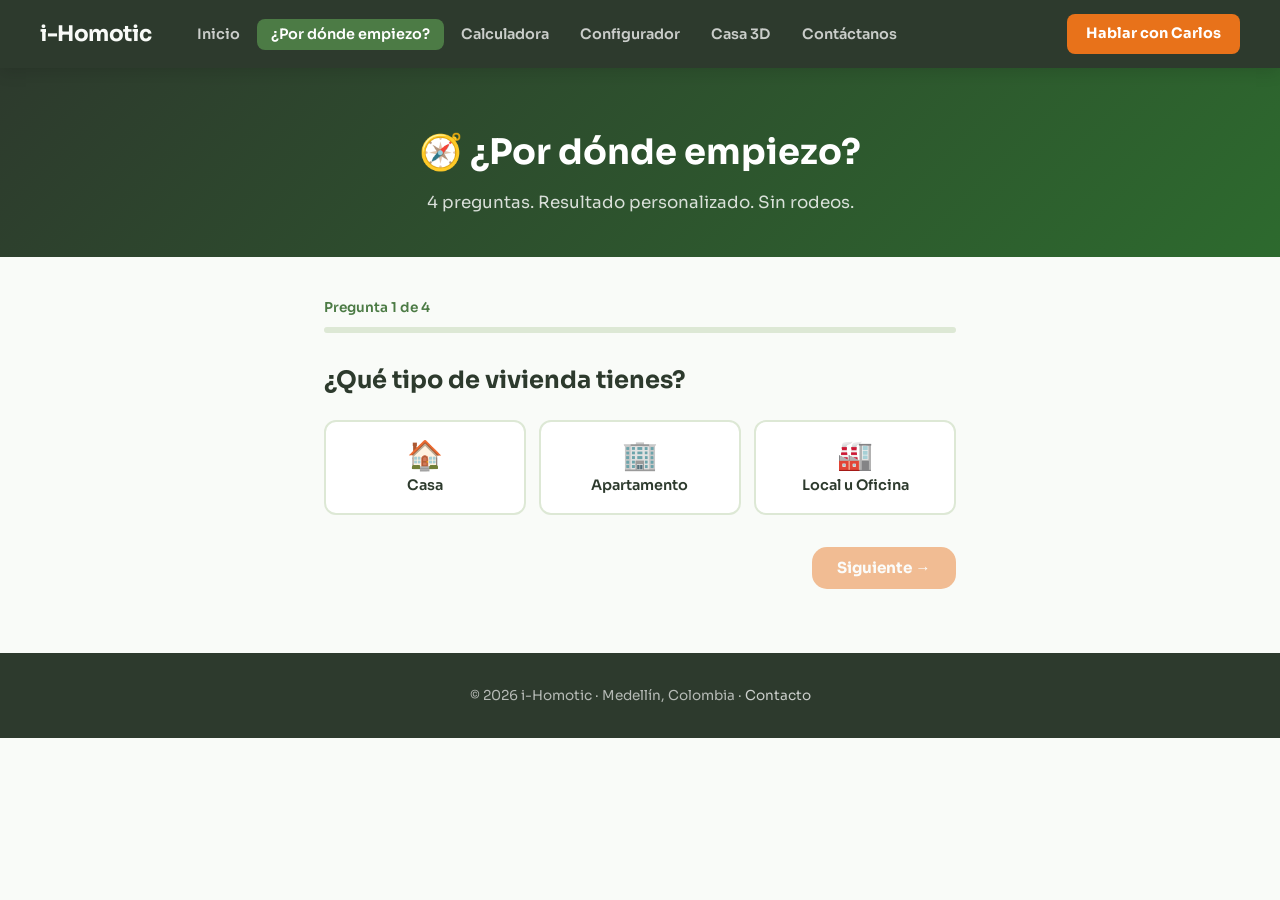
<file: quiz.html>
<!DOCTYPE html>
<html lang="es">
<head>
  <meta charset="UTF-8" />
  <meta name="viewport" content="width=device-width, initial-scale=1.0" />
  <title>¿Por dónde empiezo? — i-Homotic</title>
  <meta name="description" content="Responde 4 preguntas y descubre qué solución de domótica es ideal para tu vivienda y presupuesto." />
  <link rel="preconnect" href="https://fonts.googleapis.com" />
  <link rel="preconnect" href="https://fonts.gstatic.com" crossorigin />
  <link href="https://fonts.googleapis.com/css2?family=Sora:wght@400;600;700&display=swap" rel="stylesheet" />
  <link rel="stylesheet" href="css/variables.css" />
  <link rel="stylesheet" href="css/global.css" />
  <link rel="stylesheet" href="css/quiz.css" />
</head>
<body>

  <!-- NAVBAR -->
  <nav id="main-nav">
    <a href="index.html" class="nav-logo">i-Homotic</a>
    <ul class="nav-links">
      <li><a href="index.html" class="nav-link">Inicio</a></li>
      <li><a href="quiz.html" class="nav-link">¿Por dónde empiezo?</a></li>
      <li><a href="calculadora.html" class="nav-link">Calculadora</a></li>
      <li><a href="configurador.html" class="nav-link">Configurador</a></li>
      <li><a href="casa3d.html" class="nav-link">Casa 3D</a></li>
      <li><a href="contacto.html" class="nav-link">Contáctanos</a></li>
    </ul>
    <a href="https://wa.me/573XXXXXXXXXX?text=Hola,%20quiero%20información%20sobre%20domótica" class="nav-cta" target="_blank" rel="noopener">Hablar con Carlos</a>
    <button class="nav-hamburger" aria-label="Abrir menú" aria-expanded="false">&#9776;</button>
  </nav>

  <!-- HERO -->
  <header class="quiz-hero">
    <h1>🧭 ¿Por dónde empiezo?</h1>
    <p>4 preguntas. Resultado personalizado. Sin rodeos.</p>
  </header>

  <!-- QUIZ -->
  <main class="quiz-wrapper">

    <!-- Barra de progreso -->
    <div class="quiz-progress-container" role="progressbar" aria-valuemin="0" aria-valuemax="100">
      <p class="quiz-progress-label">Pregunta 1 de 4</p>
      <div class="quiz-progress">
        <div class="quiz-progress-fill" style="width: 0%"></div>
      </div>
    </div>

    <!-- Pasos (generados por quiz.js) -->
    <div id="quiz-pasos" aria-live="polite"></div>

    <!-- Pantalla de resultado -->
    <div class="quiz-resultado" id="quiz-resultado" aria-live="polite">
      <div class="resultado-card">
        <p class="resultado-label">Tu punto de entrada ideal</p>
        <h2 class="resultado-nombre">Pack Seguridad Básica</h2>
        <p class="resultado-desc">Descripción del paquete recomendado.</p>
        <span class="resultado-inversion">💰 Rango de inversión</span>
      </div>
      <div class="resultado-acciones">
        <a href="#" class="btn-whatsapp btn-resultado-wa" target="_blank" rel="noopener">
          💬 Hablar con Carlos sobre este paquete
        </a>
        <button class="btn-reiniciar" id="btn-reiniciar" type="button">
          ↩ Volver a empezar
        </button>
      </div>
    </div>

  </main>

  <!-- FOOTER -->
  <footer class="site-footer">
    <p>© 2026 i-Homotic · Medellín, Colombia · <a href="contacto.html">Contacto</a></p>
  </footer>

  <script src="js/navbar.js"></script>
  <script src="js/quiz.js"></script>
</body>
</html>
</file>
<file: css/variables.css>
:root {
  /* Colores */
  --blancoprincipal1: #FFFFFF;
  --blancoprincipal2: #f9fbf8;
  --naranja: #E8721A;
  --naranjahover: #F07F2A;
  --verde: #2D6A2E;
  --verdeclaro: #4c7b45;
  --colorletraverde: #2d3a2d;
  --colorletraverdeclaro: #4c7b45;
  --colorfondoverde: #eef3dd;
  --colorfondoverdeclaro: #f4faf5;
  --whatsapp: #25D366;
  --whatsapphover: #1ebe5b;

  /* Tipografía */
  --font-main: 'Sora', sans-serif;

  /* Border radius */
  --radius-sm: 8px;
  --radius-md: 12px;
  --radius-lg: 16px;
  --radius-full: 999px;

  /* Sombras */
  --shadow-sm: 0 2px 8px rgba(0, 0, 0, 0.08);
  --shadow-md: 0 4px 16px rgba(0, 0, 0, 0.12);
  --shadow-lg: 0 8px 32px rgba(0, 0, 0, 0.16);
}
</file>
<file: css/global.css>
/* =============================================
   RESET Y BASE
   ============================================= */
*, *::before, *::after {
  box-sizing: border-box;
  margin: 0;
  padding: 0;
}

html {
  font-size: 16px;
  scroll-behavior: smooth;
}

body {
  font-family: var(--font-main);
  color: var(--colorletraverde);
  background-color: var(--blancoprincipal2);
  line-height: 1.6;
  -webkit-font-smoothing: antialiased;
}

a {
  text-decoration: none;
  color: inherit;
}

ul {
  list-style: none;
}

img {
  max-width: 100%;
  display: block;
}

button {
  font-family: var(--font-main);
  cursor: pointer;
  border: none;
  background: none;
}

input, textarea, select {
  font-family: var(--font-main);
}

/* =============================================
   NAVBAR
   ============================================= */
#main-nav {
  position: sticky;
  top: 0;
  z-index: 100;
  display: flex;
  align-items: center;
  gap: 2rem;
  background-color: var(--colorletraverde);
  padding: 0 2.5rem;
  height: 68px;
  box-shadow: var(--shadow-md);
}

.nav-logo {
  font-weight: 700;
  font-size: 1.35rem;
  color: var(--blancoprincipal2);
  letter-spacing: -0.02em;
  white-space: nowrap;
  flex-shrink: 0;
}

.nav-logo:hover {
  color: var(--blancoprincipal1);
}

.nav-links {
  display: flex;
  align-items: center;
  gap: 0.25rem;
  flex: 1;
}

.nav-links li a {
  font-weight: 600;
  font-size: 0.9rem;
  color: rgba(255, 255, 255, 0.75);
  padding: 0.4rem 0.85rem;
  border-radius: var(--radius-sm);
  transition: color 0.2s, background-color 0.2s;
  white-space: nowrap;
}

.nav-links li a:hover {
  color: var(--blancoprincipal1);
  background-color: rgba(255, 255, 255, 0.1);
}

.nav-links li a.active {
  background-color: var(--verdeclaro);
  color: var(--blancoprincipal1);
}

.nav-cta {
  font-weight: 700;
  font-size: 0.9rem;
  background-color: var(--naranja);
  color: var(--blancoprincipal1);
  border-radius: var(--radius-sm);
  padding: 0.5rem 1.2rem;
  white-space: nowrap;
  flex-shrink: 0;
  transition: background-color 0.2s, transform 0.2s;
}

.nav-cta:hover {
  background-color: var(--naranjahover);
  transform: translateY(-2px);
}

.nav-hamburger {
  display: none;
  font-size: 1.5rem;
  color: var(--blancoprincipal2);
  padding: 0.25rem 0.5rem;
  margin-left: auto;
  background: none;
  border: none;
  cursor: pointer;
  line-height: 1;
}

/* =============================================
   NAVBAR MOBILE
   ============================================= */
@media (max-width: 768px) {
  #main-nav {
    flex-wrap: wrap;
    height: auto;
    padding: 0.85rem 1.25rem;
    gap: 0;
  }

  .nav-logo {
    flex: 1;
  }

  .nav-hamburger {
    display: block;
  }

  .nav-links {
    display: none;
    flex-direction: column;
    align-items: flex-start;
    width: 100%;
    padding: 0.5rem 0 0.75rem;
    gap: 0.1rem;
    order: 3;
  }

  .nav-links li {
    width: 100%;
  }

  .nav-links li a {
    display: block;
    width: 100%;
    padding: 0.6rem 0.85rem;
  }

  .nav-cta {
    order: 2;
    margin-left: auto;
    font-size: 0.82rem;
    padding: 0.45rem 0.9rem;
  }

  #main-nav.nav-open .nav-links {
    display: flex;
  }
}

/* =============================================
   UTILIDADES GENERALES
   ============================================= */
.container {
  max-width: 1100px;
  margin: 0 auto;
  padding: 0 1.5rem;
}

.section {
  padding: 5rem 1.5rem;
}

.section-title {
  font-size: 2rem;
  font-weight: 700;
  color: var(--colorletraverde);
  margin-bottom: 0.5rem;
}

.section-subtitle {
  font-size: 1.05rem;
  color: var(--colorletraverdeclaro);
  margin-bottom: 2.5rem;
}

/* Botones reutilizables */
.btn-primary {
  display: inline-block;
  background-color: var(--naranja);
  color: var(--blancoprincipal1);
  font-weight: 700;
  font-size: 1rem;
  padding: 0.85rem 2rem;
  border-radius: 15px;
  border: none;
  cursor: pointer;
  transition: background-color 0.2s, transform 0.2s, box-shadow 0.2s;
}

.btn-primary:hover {
  background-color: var(--naranjahover);
  transform: translateY(-3px);
  box-shadow: var(--shadow-md);
}

.btn-whatsapp {
  display: inline-flex;
  align-items: center;
  gap: 0.6rem;
  background-color: var(--whatsapp);
  color: var(--blancoprincipal1);
  font-weight: 700;
  font-size: 1rem;
  padding: 0.85rem 2rem;
  border-radius: 15px;
  border: none;
  cursor: pointer;
  text-decoration: none;
  transition: background-color 0.2s, transform 0.2s;
}

.btn-whatsapp:hover {
  background-color: var(--whatsapphover);
  transform: translateY(-3px);
}

.btn-outline {
  display: inline-block;
  background-color: transparent;
  color: var(--verdeclaro);
  font-weight: 600;
  font-size: 0.95rem;
  padding: 0.7rem 1.5rem;
  border-radius: 15px;
  border: 1.5px solid var(--verdeclaro);
  cursor: pointer;
  transition: background-color 0.2s, color 0.2s;
}

.btn-outline:hover {
  background-color: var(--verdeclaro);
  color: var(--blancoprincipal1);
}

/* Footer simple */
.site-footer {
  background-color: var(--colorletraverde);
  color: rgba(255, 255, 255, 0.65);
  text-align: center;
  padding: 2rem 1.5rem;
  font-size: 0.85rem;
}

.site-footer a {
  color: rgba(255, 255, 255, 0.75);
}

.site-footer a:hover {
  color: var(--blancoprincipal1);
}
</file>
<file: css/calculadora.css>
/* =============================================
   CALCULADORA DE AHORRO
   ============================================= */

.calc-hero {
  background: linear-gradient(135deg, var(--colorletraverde) 0%, var(--verde) 100%);
  color: var(--blancoprincipal1);
  padding: 3.5rem 1.5rem 2.5rem;
  text-align: center;
}

.calc-hero h1 {
  font-size: 2.2rem;
  font-weight: 700;
  margin-bottom: 0.6rem;
}

.calc-hero p {
  font-size: 1.05rem;
  color: rgba(255, 255, 255, 0.82);
  max-width: 520px;
  margin: 0 auto;
}

.calc-wrapper {
  max-width: 900px;
  margin: 0 auto;
  padding: 3rem 1.5rem 5rem;
}

/* Layout principal */
.calc-layout {
  display: grid;
  grid-template-columns: 1fr 1fr;
  gap: 2rem;
  margin-bottom: 3rem;
}

/* Panel de controles */
.calc-panel {
  background: var(--blancoprincipal1);
  border-radius: var(--radius-lg);
  padding: 2rem;
  box-shadow: var(--shadow-sm);
}

.calc-panel h2 {
  font-size: 1.2rem;
  font-weight: 700;
  color: var(--colorletraverde);
  margin-bottom: 1.5rem;
}

.slider-group {
  margin-bottom: 1.75rem;
}

.slider-label {
  display: flex;
  justify-content: space-between;
  align-items: center;
  margin-bottom: 0.6rem;
}

.slider-label span:first-child {
  font-size: 0.9rem;
  font-weight: 600;
  color: var(--colorletraverde);
}

.slider-value {
  font-size: 1rem;
  font-weight: 700;
  color: var(--naranja);
  background-color: #fff5ee;
  border-radius: var(--radius-full);
  padding: 0.2rem 0.75rem;
  min-width: 70px;
  text-align: center;
}

.slider-input {
  -webkit-appearance: none;
  appearance: none;
  width: 100%;
  height: 6px;
  border-radius: var(--radius-full);
  outline: none;
  cursor: pointer;
  background: linear-gradient(to right, var(--naranja) 0%, var(--naranja) 50%, #dde8d5 50%, #dde8d5 100%);
  transition: background 0s;
}

.slider-input::-webkit-slider-thumb {
  -webkit-appearance: none;
  appearance: none;
  width: 20px;
  height: 20px;
  border-radius: 50%;
  background-color: var(--blancoprincipal1);
  border: 3px solid var(--naranja);
  box-shadow: var(--shadow-sm);
  cursor: pointer;
  transition: transform 0.15s;
}

.slider-input::-moz-range-thumb {
  width: 20px;
  height: 20px;
  border-radius: 50%;
  background-color: var(--blancoprincipal1);
  border: 3px solid var(--naranja);
  box-shadow: var(--shadow-sm);
  cursor: pointer;
}

.slider-input::-webkit-slider-thumb:hover {
  transform: scale(1.15);
}

/* Panel de resultados */
.calc-results {
  background: var(--blancoprincipal1);
  border-radius: var(--radius-lg);
  padding: 2rem;
  box-shadow: var(--shadow-sm);
}

.calc-results h2 {
  font-size: 1.2rem;
  font-weight: 700;
  color: var(--colorletraverde);
  margin-bottom: 1.5rem;
}

.result-highlight {
  background: linear-gradient(135deg, var(--colorfondoverde), var(--blancoprincipal1));
  border: 2px solid #c3dbb5;
  border-radius: var(--radius-md);
  padding: 1.25rem;
  margin-bottom: 1.25rem;
}

.result-highlight .result-label {
  font-size: 0.8rem;
  font-weight: 700;
  text-transform: uppercase;
  letter-spacing: 0.07em;
  color: var(--colorletraverdeclaro);
  margin-bottom: 0.25rem;
}

.result-highlight .result-value {
  font-size: 1.9rem;
  font-weight: 700;
  color: var(--verde);
  line-height: 1.1;
}

.result-highlight .result-sub {
  font-size: 0.85rem;
  color: var(--colorletraverdeclaro);
  margin-top: 0.25rem;
}

.result-roi {
  background-color: #fff5ee;
  border: 1.5px solid #f5c89a;
  border-radius: var(--radius-md);
  padding: 1rem 1.25rem;
  display: flex;
  align-items: center;
  gap: 0.75rem;
}

.result-roi .roi-icon {
  font-size: 1.5rem;
}

.result-roi .roi-text strong {
  display: block;
  font-size: 1rem;
  font-weight: 700;
  color: var(--naranja);
}

.result-roi .roi-text span {
  font-size: 0.85rem;
  color: var(--colorletraverdeclaro);
}

/* Tabla comparativa */
.calc-table-section {
  background: var(--blancoprincipal1);
  border-radius: var(--radius-lg);
  padding: 2rem;
  box-shadow: var(--shadow-sm);
  margin-bottom: 2.5rem;
}

.calc-table-section h2 {
  font-size: 1.2rem;
  font-weight: 700;
  color: var(--colorletraverde);
  margin-bottom: 1.25rem;
}

.comparativa-table {
  width: 100%;
  border-collapse: collapse;
  font-size: 0.9rem;
}

.comparativa-table th {
  padding: 0.75rem 1rem;
  text-align: left;
  font-weight: 700;
  font-size: 0.82rem;
  text-transform: uppercase;
  letter-spacing: 0.05em;
}

.comparativa-table th:first-child {
  color: var(--colorletraverdeclaro);
}

.comparativa-table th.col-sin {
  color: #888;
  background-color: #f5f5f5;
  border-radius: var(--radius-sm) var(--radius-sm) 0 0;
}

.comparativa-table th.col-con {
  color: var(--blancoprincipal1);
  background-color: var(--verde);
  border-radius: var(--radius-sm) var(--radius-sm) 0 0;
}

.comparativa-table td {
  padding: 0.75rem 1rem;
  border-bottom: 1px solid #eee;
}

.comparativa-table td:first-child {
  font-weight: 600;
  color: var(--colorletraverde);
}

.comparativa-table td.col-sin {
  color: #888;
  background-color: #fafafa;
}

.comparativa-table td.col-con {
  color: var(--verde);
  font-weight: 700;
  background-color: var(--colorfondoverdeclaro);
}

.comparativa-table tr:last-child td {
  border-bottom: none;
}

/* Gráfica SVG */
.calc-chart-section {
  background: var(--blancoprincipal1);
  border-radius: var(--radius-lg);
  padding: 2rem;
  box-shadow: var(--shadow-sm);
  margin-bottom: 2.5rem;
}

.calc-chart-section h2 {
  font-size: 1.2rem;
  font-weight: 700;
  color: var(--colorletraverde);
  margin-bottom: 1.5rem;
}

.chart-container {
  width: 100%;
  overflow-x: auto;
}

.chart-svg {
  display: block;
  margin: 0 auto;
}

/* Leyenda de la gráfica */
.chart-legend {
  display: flex;
  gap: 1.5rem;
  justify-content: center;
  margin-top: 1rem;
}

.legend-item {
  display: flex;
  align-items: center;
  gap: 0.4rem;
  font-size: 0.82rem;
  font-weight: 600;
  color: var(--colorletraverdeclaro);
}

.legend-color {
  width: 14px;
  height: 14px;
  border-radius: 3px;
  flex-shrink: 0;
}

/* CTA */
.calc-cta {
  background: linear-gradient(135deg, var(--colorletraverde) 0%, var(--verde) 100%);
  border-radius: var(--radius-lg);
  padding: 2rem;
  text-align: center;
  color: var(--blancoprincipal1);
}

.calc-cta p {
  font-size: 1rem;
  margin-bottom: 1rem;
  color: rgba(255, 255, 255, 0.85);
}

.calc-cta strong {
  font-size: 1.2rem;
  display: block;
  margin-bottom: 1.25rem;
}

@media (max-width: 700px) {
  .calc-layout {
    grid-template-columns: 1fr;
  }

  .calc-hero h1 {
    font-size: 1.7rem;
  }
}
</file>
<file: css/configurador.css>
/* =============================================
   CONFIGURADOR MODULAR — Arma tu Solución
   ============================================= */

.config-hero {
  background: linear-gradient(135deg, var(--colorletraverde) 0%, var(--verde) 100%);
  color: var(--blancoprincipal1);
  padding: 3.5rem 1.5rem 2.5rem;
  text-align: center;
}

.config-hero h1 {
  font-size: 2.2rem;
  font-weight: 700;
  margin-bottom: 0.6rem;
}

.config-hero p {
  font-size: 1.05rem;
  color: rgba(255, 255, 255, 0.82);
  max-width: 520px;
  margin: 0 auto;
}

.config-wrapper {
  max-width: 900px;
  margin: 0 auto;
  padding: 3rem 1.5rem 5rem;
}

/* Instrucciones */
.config-instruccion {
  font-size: 1rem;
  color: var(--colorletraverdeclaro);
  margin-bottom: 2rem;
  text-align: center;
}

/* Grid de módulos */
.modulos-grid {
  display: grid;
  grid-template-columns: repeat(3, 1fr);
  gap: 1rem;
  margin-bottom: 2rem;
}

.modulo-card {
  display: flex;
  flex-direction: column;
  align-items: flex-start;
  gap: 0.35rem;
  padding: 1.25rem 1.1rem;
  background-color: var(--blancoprincipal1);
  border: 1.5px solid #dde8d5;
  border-radius: var(--radius-md);
  cursor: pointer;
  text-align: left;
  transition: border-color 0.2s, background-color 0.2s, transform 0.15s, box-shadow 0.2s;
  position: relative;
}

.modulo-card:hover {
  border-color: var(--verdeclaro);
  background-color: var(--colorfondoverdeclaro);
  transform: scale(1.02);
  box-shadow: var(--shadow-sm);
}

.modulo-card.selected {
  border-color: var(--colorletraverde);
  background-color: var(--colorletraverde);
  color: var(--blancoprincipal1);
  transform: scale(1.02);
  box-shadow: var(--shadow-md);
}

.modulo-card.selected .modulo-precio {
  color: rgba(255, 255, 255, 0.8);
}

.modulo-check {
  position: absolute;
  top: 0.7rem;
  right: 0.7rem;
  width: 22px;
  height: 22px;
  border-radius: 50%;
  background-color: var(--naranja);
  color: var(--blancoprincipal1);
  font-size: 0.7rem;
  font-weight: 700;
  display: none;
  align-items: center;
  justify-content: center;
}

.modulo-card.selected .modulo-check {
  display: flex;
}

.modulo-icono {
  font-size: 1.8rem;
  line-height: 1;
  margin-bottom: 0.2rem;
}

.modulo-nombre {
  font-size: 0.95rem;
  font-weight: 700;
  color: inherit;
}

.modulo-precio {
  font-size: 0.85rem;
  font-weight: 600;
  color: var(--colorletraverdeclaro);
}

/* Panel de resumen */
.config-resumen {
  background: var(--blancoprincipal1);
  border-radius: var(--radius-lg);
  padding: 1.75rem;
  box-shadow: var(--shadow-sm);
  margin-bottom: 1.5rem;
  border: 1.5px solid #dde8d5;
}

.config-resumen h3 {
  font-size: 1rem;
  font-weight: 700;
  color: var(--colorletraverde);
  margin-bottom: 1rem;
}

.modulos-seleccionados-lista {
  min-height: 44px;
}

.modulos-seleccionados-lista .item-vacio {
  font-size: 0.9rem;
  color: #aaa;
  font-style: italic;
}

.modulo-seleccionado-item {
  display: flex;
  justify-content: space-between;
  align-items: center;
  padding: 0.5rem 0;
  border-bottom: 1px solid #f0f0f0;
  font-size: 0.9rem;
}

.modulo-seleccionado-item:last-child {
  border-bottom: none;
}

.modulo-sel-nombre {
  font-weight: 600;
  color: var(--colorletraverde);
}

.modulo-sel-precio {
  font-weight: 600;
  color: var(--colorletraverdeclaro);
}

/* Badge descuento */
.descuento-badge {
  display: none;
  align-items: center;
  gap: 0.4rem;
  background-color: var(--colorfondoverde);
  border: 1.5px solid #b5d49e;
  border-radius: var(--radius-full);
  padding: 0.4rem 0.9rem;
  font-size: 0.85rem;
  font-weight: 700;
  color: var(--verde);
  margin-top: 1rem;
  animation: fadeInBadge 0.3s ease;
}

.descuento-badge.visible {
  display: flex;
}

@keyframes fadeInBadge {
  from { opacity: 0; transform: scale(0.9); }
  to { opacity: 1; transform: scale(1); }
}

/* Total */
.config-total {
  background: var(--naranja);
  border-radius: var(--radius-lg);
  padding: 1.75rem 2rem;
  color: var(--blancoprincipal1);
  margin-bottom: 1.5rem;
}

.total-label {
  font-size: 0.85rem;
  font-weight: 600;
  text-transform: uppercase;
  letter-spacing: 0.07em;
  color: rgba(255, 255, 255, 0.8);
  margin-bottom: 0.35rem;
}

.total-valor {
  font-size: 2rem;
  font-weight: 700;
  line-height: 1.1;
}

.total-original {
  font-size: 1rem;
  color: rgba(255, 255, 255, 0.65);
  text-decoration: line-through;
  margin-bottom: 0.15rem;
}

.total-sin-seleccion {
  font-size: 1rem;
  color: rgba(255, 255, 255, 0.7);
  font-style: italic;
}

/* CTA */
.config-cta {
  display: flex;
  flex-direction: column;
  gap: 0.75rem;
}

@media (max-width: 760px) {
  .modulos-grid {
    grid-template-columns: repeat(2, 1fr);
  }

  .config-hero h1 {
    font-size: 1.7rem;
  }
}

@media (max-width: 480px) {
  .modulos-grid {
    grid-template-columns: 1fr 1fr;
  }
}
</file>
<file: css/contacto.css>
/* =============================================
   FORMULARIO DE CONTACTO
   ============================================= */

.contacto-hero {
  background: linear-gradient(135deg, var(--colorletraverde) 0%, var(--verde) 100%);
  color: var(--blancoprincipal1);
  padding: 3.5rem 1.5rem 2.5rem;
  text-align: center;
}

.contacto-hero h1 {
  font-size: 2.2rem;
  font-weight: 700;
  margin-bottom: 0.6rem;
}

.contacto-hero p {
  font-size: 1.05rem;
  color: rgba(255, 255, 255, 0.82);
  max-width: 520px;
  margin: 0 auto;
}

.contacto-wrapper {
  max-width: 620px;
  margin: 0 auto;
  padding: 3rem 1.5rem 5rem;
}

/* Formulario */
.contacto-form-card {
  background: var(--blancoprincipal1);
  border-radius: var(--radius-lg);
  padding: 2.5rem;
  box-shadow: var(--shadow-md);
}

.contacto-form-card h2 {
  font-size: 1.3rem;
  font-weight: 700;
  color: var(--colorletraverde);
  margin-bottom: 0.5rem;
}

.contacto-form-card .form-intro {
  font-size: 0.95rem;
  color: var(--colorletraverdeclaro);
  margin-bottom: 1.75rem;
  line-height: 1.55;
}

/* Grupos de campo */
.campo-grupo {
  margin-bottom: 1.25rem;
}

.campo-grupo label {
  display: block;
  font-size: 0.87rem;
  font-weight: 700;
  color: var(--colorletraverde);
  margin-bottom: 0.4rem;
}

.campo-grupo label .req {
  color: var(--naranja);
  margin-left: 0.2rem;
}

.campo-input {
  width: 100%;
  padding: 0.7rem 0.9rem;
  border: 1.5px solid #dde8d5;
  border-radius: var(--radius-sm);
  font-family: var(--font-main);
  font-size: 0.95rem;
  color: var(--colorletraverde);
  background-color: var(--blancoprincipal2);
  transition: border-color 0.2s, box-shadow 0.2s;
  outline: none;
}

.campo-input::placeholder {
  color: #aab8a3;
  font-size: 0.9rem;
}

.campo-input:focus {
  border-color: var(--verdeclaro);
  box-shadow: 0 0 0 3px rgba(76, 123, 69, 0.12);
  background-color: var(--blancoprincipal1);
}

.campo-input.campo-error {
  border-color: #e53e3e;
  box-shadow: 0 0 0 3px rgba(229, 62, 62, 0.1);
}

textarea.campo-input {
  resize: vertical;
  min-height: 90px;
  max-height: 200px;
}

.campo-contador {
  font-size: 0.78rem;
  color: #aaa;
  text-align: right;
  margin-top: 0.3rem;
}

.error-msg {
  font-size: 0.82rem;
  color: #e53e3e;
  margin-top: 0.3rem;
  display: flex;
  align-items: center;
  gap: 0.3rem;
}

/* Botones de interés (tipo toggle) */
.interes-grupo {
  display: flex;
  flex-wrap: wrap;
  gap: 0.6rem;
}

.interes-btn {
  padding: 0.55rem 1rem;
  border: 1.5px solid #dde8d5;
  border-radius: var(--radius-full);
  font-family: var(--font-main);
  font-size: 0.88rem;
  font-weight: 600;
  color: var(--colorletraverde);
  background-color: var(--blancoprincipal2);
  cursor: pointer;
  transition: border-color 0.2s, background-color 0.2s, color 0.2s;
}

.interes-btn:hover {
  border-color: var(--verdeclaro);
  background-color: var(--colorfondoverdeclaro);
}

.interes-btn.selected {
  border-color: var(--naranja);
  background-color: #fff5ee;
  color: var(--colorletraverde);
}

.interes-error {
  border-color: #e53e3e !important;
}

/* Botón submit */
.btn-submit {
  width: 100%;
  padding: 0.9rem 1.5rem;
  background-color: var(--naranja);
  color: var(--blancoprincipal1);
  font-family: var(--font-main);
  font-size: 1rem;
  font-weight: 700;
  border: none;
  border-radius: 15px;
  cursor: pointer;
  transition: background-color 0.2s, transform 0.2s;
  display: flex;
  align-items: center;
  justify-content: center;
  gap: 0.6rem;
  margin-top: 1rem;
}

.btn-submit:hover:not(:disabled) {
  background-color: var(--naranjahover);
  transform: translateY(-2px);
}

.btn-submit:disabled {
  opacity: 0.7;
  cursor: not-allowed;
}

/* Spinner */
.spinner {
  width: 18px;
  height: 18px;
  border: 2.5px solid rgba(255, 255, 255, 0.4);
  border-top-color: var(--blancoprincipal1);
  border-radius: 50%;
  animation: spin 0.7s linear infinite;
  flex-shrink: 0;
}

@keyframes spin {
  to { transform: rotate(360deg); }
}

/* Estado loading */
.form-loading .campo-input,
.form-loading .interes-btn,
.form-loading .btn-submit {
  pointer-events: none;
  opacity: 0.6;
}

/* Estado éxito */
.form-success {
  display: none;
  text-align: center;
  padding: 2.5rem 1.5rem;
  animation: fadeIn 0.4s ease;
}

.form-success.visible {
  display: block;
}

@keyframes fadeIn {
  from { opacity: 0; transform: translateY(12px); }
  to { opacity: 1; transform: translateY(0); }
}

.success-icon {
  width: 72px;
  height: 72px;
  border-radius: 50%;
  background-color: var(--colorfondoverde);
  border: 3px solid var(--verde);
  display: flex;
  align-items: center;
  justify-content: center;
  font-size: 2rem;
  margin: 0 auto 1.25rem;
}

.form-success h3 {
  font-size: 1.5rem;
  font-weight: 700;
  color: var(--colorletraverde);
  margin-bottom: 0.75rem;
}

.form-success p {
  font-size: 0.95rem;
  color: var(--colorletraverdeclaro);
  line-height: 1.6;
  margin-bottom: 1.5rem;
  max-width: 380px;
  margin-left: auto;
  margin-right: auto;
}

/* Estado error */
.form-error {
  display: none;
  background-color: #fff5f5;
  border: 1.5px solid #fed7d7;
  border-radius: var(--radius-md);
  padding: 1rem 1.25rem;
  margin-top: 1rem;
  font-size: 0.9rem;
  color: #c53030;
  line-height: 1.5;
}

.form-error.visible {
  display: block;
}

/* Info lateral */
.contacto-info {
  margin-top: 2rem;
  display: grid;
  grid-template-columns: repeat(3, 1fr);
  gap: 1rem;
}

.info-item {
  background: var(--blancoprincipal1);
  border-radius: var(--radius-md);
  padding: 1.1rem;
  text-align: center;
  box-shadow: var(--shadow-sm);
}

.info-item .info-icon {
  font-size: 1.6rem;
  margin-bottom: 0.4rem;
}

.info-item strong {
  display: block;
  font-size: 0.85rem;
  font-weight: 700;
  color: var(--colorletraverde);
  margin-bottom: 0.2rem;
}

.info-item span {
  font-size: 0.8rem;
  color: var(--colorletraverdeclaro);
}

@media (max-width: 600px) {
  .contacto-hero h1 {
    font-size: 1.7rem;
  }

  .contacto-form-card {
    padding: 1.5rem;
  }

  .contacto-info {
    grid-template-columns: 1fr;
  }
}
</file>
<file: css/quiz.css>
/* =============================================
   QUIZ — ¿Por dónde empiezo?
   ============================================= */

.quiz-hero {
  background: linear-gradient(135deg, var(--colorletraverde) 0%, var(--verde) 100%);
  color: var(--blancoprincipal1);
  padding: 3.5rem 1.5rem 2.5rem;
  text-align: center;
}

.quiz-hero h1 {
  font-size: 2.2rem;
  font-weight: 700;
  margin-bottom: 0.6rem;
}

.quiz-hero p {
  font-size: 1.05rem;
  color: rgba(255, 255, 255, 0.82);
  max-width: 520px;
  margin: 0 auto;
}

.quiz-wrapper {
  max-width: 680px;
  margin: 0 auto;
  padding: 2.5rem 1.5rem 4rem;
}

/* Progreso */
.quiz-progress-container {
  margin-bottom: 2rem;
}

.quiz-progress-label {
  font-size: 0.85rem;
  font-weight: 600;
  color: var(--colorletraverdeclaro);
  margin-bottom: 0.5rem;
}

.quiz-progress {
  height: 6px;
  background-color: #dde8d5;
  border-radius: var(--radius-full);
  overflow: hidden;
}

.quiz-progress-fill {
  height: 100%;
  background-color: var(--naranja);
  border-radius: var(--radius-full);
  transition: width 0.4s ease;
}

/* Pasos */
.quiz-step {
  display: none;
  animation: fadeIn 0.3s ease;
}

.quiz-step.active {
  display: block;
}

@keyframes fadeIn {
  from { opacity: 0; transform: translateY(10px); }
  to { opacity: 1; transform: translateY(0); }
}

.quiz-question {
  font-size: 1.5rem;
  font-weight: 700;
  color: var(--colorletraverde);
  margin-bottom: 1.5rem;
  line-height: 1.3;
}

.quiz-options {
  display: grid;
  grid-template-columns: repeat(auto-fit, minmax(160px, 1fr));
  gap: 0.85rem;
  margin-bottom: 2rem;
}

.quiz-option {
  display: flex;
  flex-direction: column;
  align-items: center;
  justify-content: center;
  gap: 0.4rem;
  padding: 1.2rem 0.75rem;
  background-color: var(--blancoprincipal1);
  border: 2px solid #dde8d5;
  border-radius: var(--radius-md);
  font-size: 0.95rem;
  font-weight: 600;
  color: var(--colorletraverde);
  cursor: pointer;
  transition: border-color 0.2s, background-color 0.2s, transform 0.15s;
  text-align: center;
}

.quiz-option:hover {
  border-color: var(--verdeclaro);
  background-color: var(--colorfondoverdeclaro);
  transform: translateY(-2px);
}

.quiz-option.selected {
  border-color: var(--naranja);
  background-color: #fff5ee;
  color: var(--colorletraverde);
}

.quiz-option .option-icon {
  font-size: 1.8rem;
  line-height: 1;
}

.quiz-option .option-label {
  font-size: 0.9rem;
  font-weight: 600;
}

/* Navegación */
.quiz-nav {
  display: flex;
  justify-content: space-between;
  align-items: center;
  gap: 1rem;
  margin-top: 1rem;
}

.quiz-btn-back {
  background: none;
  border: 1.5px solid #ccc;
  color: var(--colorletraverdeclaro);
  font-weight: 600;
  font-size: 0.9rem;
  padding: 0.65rem 1.4rem;
  border-radius: 15px;
  cursor: pointer;
  transition: border-color 0.2s, color 0.2s;
}

.quiz-btn-back:hover {
  border-color: var(--verdeclaro);
  color: var(--verdeclaro);
}

.quiz-btn-next {
  background-color: var(--naranja);
  color: var(--blancoprincipal1);
  font-weight: 700;
  font-size: 0.95rem;
  padding: 0.7rem 1.6rem;
  border-radius: 15px;
  border: none;
  cursor: pointer;
  transition: background-color 0.2s, transform 0.2s, opacity 0.2s;
}

.quiz-btn-next:hover:not(:disabled) {
  background-color: var(--naranjahover);
  transform: translateY(-2px);
}

.quiz-btn-next:disabled {
  opacity: 0.45;
  cursor: not-allowed;
}

/* Resultado */
.quiz-resultado {
  display: none;
  animation: fadeIn 0.4s ease;
}

.quiz-resultado.active {
  display: block;
}

.resultado-card {
  background: linear-gradient(135deg, var(--colorfondoverde) 0%, var(--blancoprincipal1) 100%);
  border: 2px solid #c3dbb5;
  border-radius: var(--radius-lg);
  padding: 2rem;
  margin-bottom: 1.5rem;
}

.resultado-label {
  font-size: 0.85rem;
  font-weight: 700;
  text-transform: uppercase;
  letter-spacing: 0.08em;
  color: var(--colorletraverdeclaro);
  margin-bottom: 0.4rem;
}

.resultado-nombre {
  font-size: 1.8rem;
  font-weight: 700;
  color: var(--colorletraverde);
  margin-bottom: 0.75rem;
}

.resultado-desc {
  font-size: 1rem;
  color: var(--colorletraverdeclaro);
  line-height: 1.6;
  margin-bottom: 1.25rem;
}

.resultado-inversion {
  display: inline-flex;
  align-items: center;
  gap: 0.5rem;
  background-color: var(--colorfondoverde);
  border: 1.5px solid #b5d49e;
  border-radius: var(--radius-full);
  padding: 0.5rem 1.1rem;
  font-weight: 700;
  font-size: 1rem;
  color: var(--verde);
}

.resultado-acciones {
  display: flex;
  flex-direction: column;
  gap: 0.85rem;
}

.btn-reiniciar {
  background: none;
  border: 1.5px solid #ccc;
  color: var(--colorletraverdeclaro);
  font-weight: 600;
  font-size: 0.95rem;
  padding: 0.7rem 1.5rem;
  border-radius: 15px;
  cursor: pointer;
  text-align: center;
  transition: border-color 0.2s, color 0.2s;
}

.btn-reiniciar:hover {
  border-color: var(--verdeclaro);
  color: var(--verdeclaro);
}

@media (max-width: 600px) {
  .quiz-hero h1 {
    font-size: 1.7rem;
  }

  .quiz-question {
    font-size: 1.25rem;
  }

  .quiz-options {
    grid-template-columns: 1fr 1fr;
  }
}
</file>
